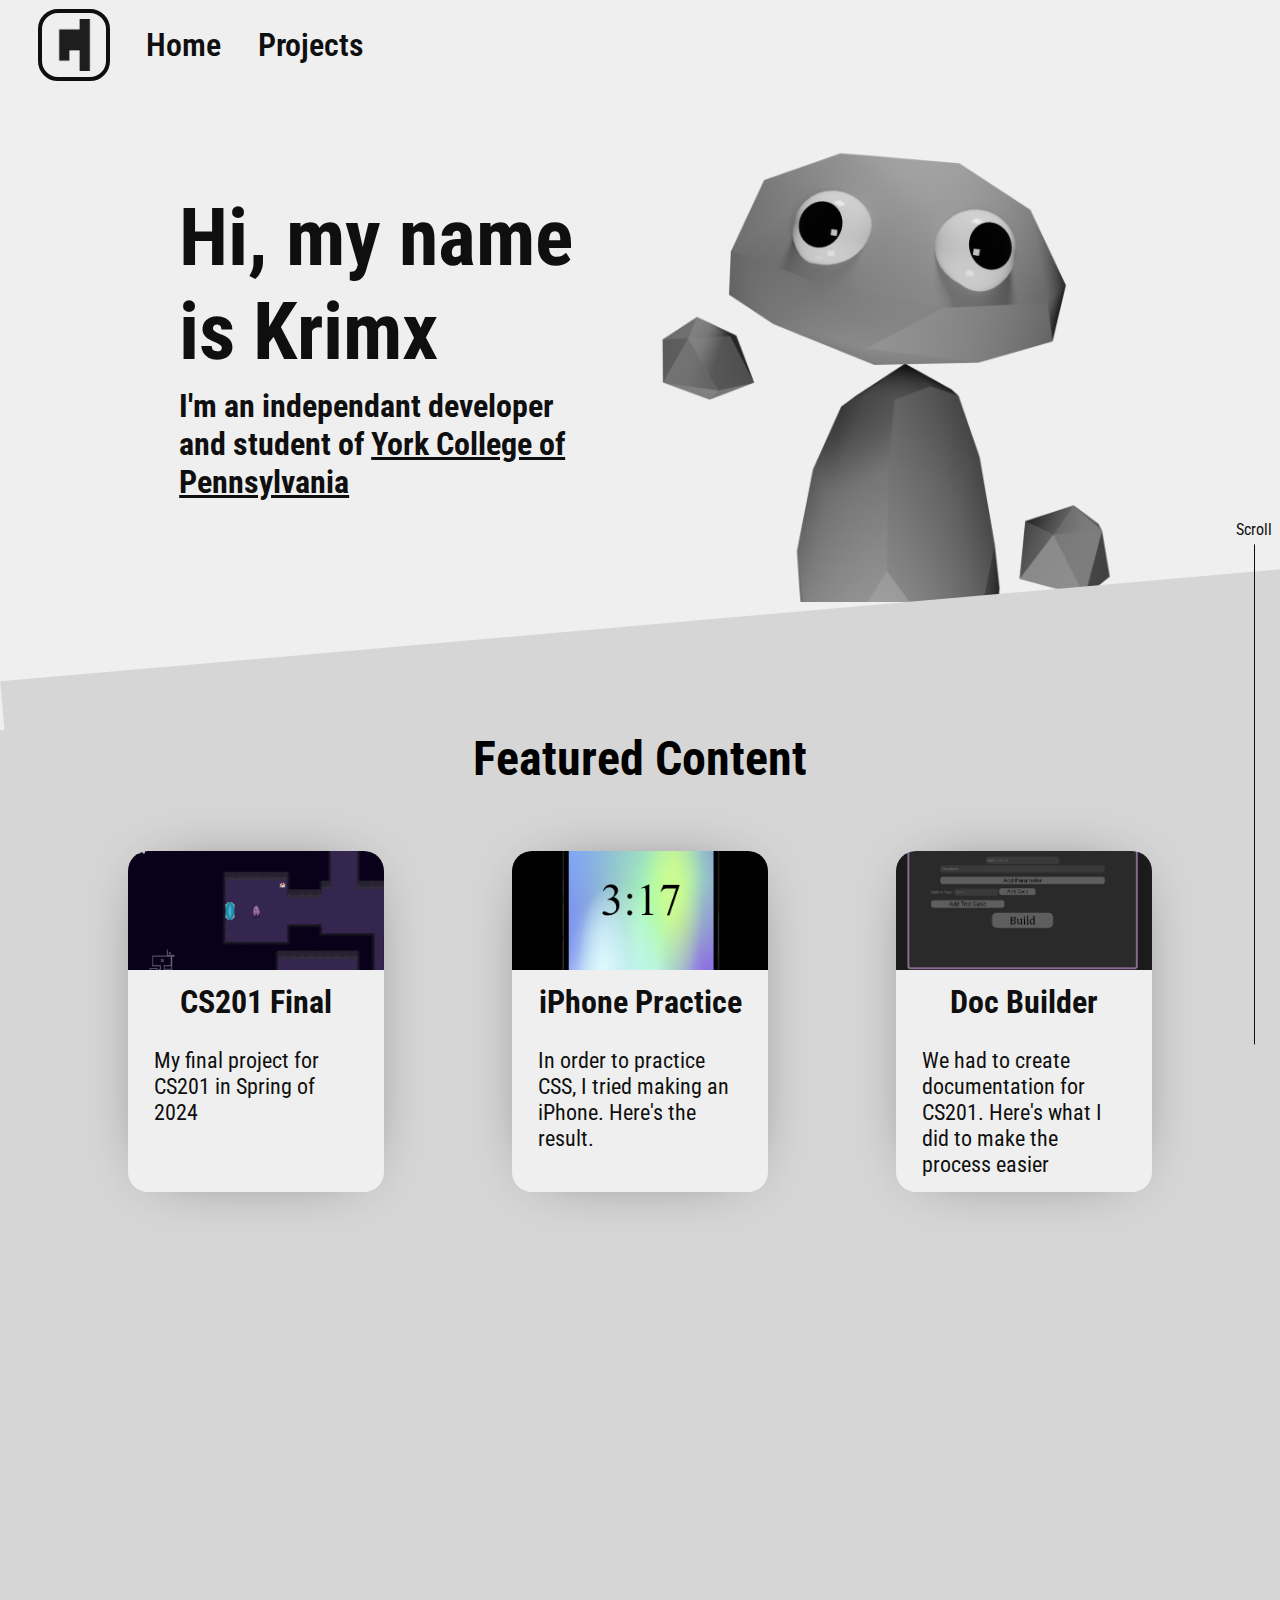
<file: index.html>
<!DOCTYPE html>
<html lang="en">
<head>
    <meta charset="UTF-8">
    <meta name="viewport" content="width=device-width, initial-scale=1.0">
    <title>Krimx | Home</title>
    <link rel="stylesheet" href="style.css">
    <link rel="icon" type="image/x-icon" href="./recs/logo256white.png">

    <link rel="preconnect" href="https://fonts.googleapis.com">
    <link rel="preconnect" href="https://fonts.gstatic.com" crossorigin>
    <link href="https://fonts.googleapis.com/css2?family=Roboto+Condensed:ital,wght@0,100..900;1,100..900&display=swap" rel="stylesheet">
</head>
<body>
    <section class="menubar">
        <div class="logo">
            <img src="./recs/logo256black.png">
        </div>
        <a class="topLink" href="index.html">
            <div class="highlight"></div>
            <p>Home</p>
        </a>
        <a class="topLink" href="./projectsPage/projects.html">
            <div class="highlight"></div>
            <p>Projects</p>
        </a>
    </section>
    <section class="landing">
        <div class="titleSpace">
            <h2>Hi, my name is Krimx</h2>
            <h4>I'm an independant developer and student of <a href="https://www.ycp.edu/">York College of Pennsylvania</a></h4>
        </div>
        <img src="./recs/avitarProfile.png" class="avitar">
        <div class="swipe"></div>
    </section>
    <section class="content">
        <div class="scroll">
            <p>Scroll</p>
            <div class="scrollLine"></div>
        </div>

        <h1 class="featuredTitle">Featured Content</h1>

        <div class="featuredCards">
            <a class="featuredCard" href="csFinal/csFinal.html">
                <img src="./recs/aaig1.png">
                <h2>CS201 Final</h2>
                <p>My final project for CS201 in Spring of 2024</p>
            </a>
            <a class="featuredCard" href="./phonePractice/phonePractice.html">
                <img src="./recs/phonePractice.png">
                <h2>iPhone Practice</h2>
                <p>In order to practice CSS, I tried making an iPhone. Here's the result.</p>
            </a>
            <a class="featuredCard" href="./docBuilder/docBuilder.html">
                <img src="./recs/docBuilder.png">
                <h2>Doc Builder</h2>
                <p>We had to create documentation for CS201. Here's what I did to make the process easier</p>
            </a>
        </div>
    </section>
</body>
</html>
</file>
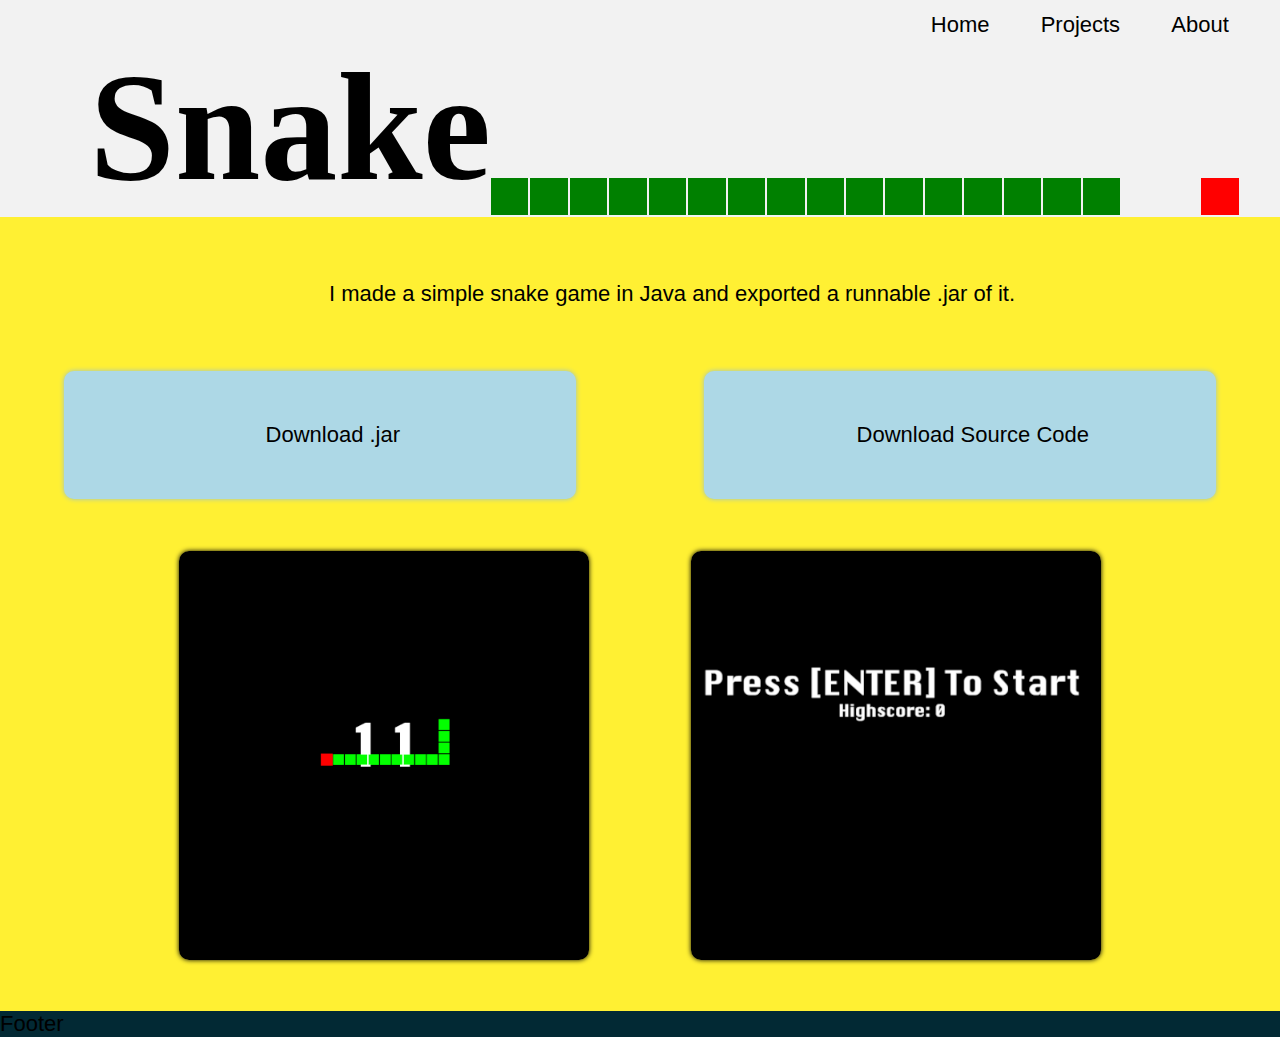
<file: snake.html>
<!DOCTYPE html>
<html lang="en" class="snake">
<head>
    <meta charset="UTF-8">
    <meta name="viewport" content="width=device-width, initial-scale=1.0">
    <title>Krimx–Snake</title>
    <link rel="stylesheet" href="dist/css/style.min.css">
</head>
<body>
    <script>
    function dropdown() {
        document.getElementById("topbar").style.display = "none";
        document.getElementById("landing").style.display = "none";
        document.getElementById("content").style.display = "none";
        //document.getElementById("footer").style.display = "none";

        const menu = document.createElement("div");
        menu.className = "dropdownMenu";
        menu.id = "dropdownMenu";

        const button = document.createElement("button");
        button.className = "dropdownButton";
        button.onclick = function removeDropdown() {
            const toRemove = document.getElementById("dropdownMenu");
            document.body.removeChild(toRemove);

            document.getElementById("topbar").style.display = "flex";
            document.getElementById("landing").style.display = "flex";
            document.getElementById("content").style.display = "flex";
            //document.getElementById("footer").style.display = "flex";
        }
        button.appendChild(document.createElement("hr"));
        button.appendChild(document.createElement("hr"));
        button.appendChild(document.createElement("hr"));
        menu.appendChild(button);

        menu.appendChild(createNewDropdownLink("dropdownLink", "homeLink", "Home", "index.html"));
        menu.appendChild(createNewDropdownLink("dropdownLink", "projectsLink", "Projects", "projects.html"));
        menu.appendChild(createNewDropdownLink("dropdownLink", "aboutLink", "About", "about.html"));


        document.body.insertBefore(menu, document.body.children[0])
    }

    function createNewDropdownLink(classname, id, label, href) {
        const toMake = document.createElement("a");
        toMake.className = classname;
        toMake.id = id;
        toMake.innerHTML = "<p>" + label + "</p>";
        toMake.href = href;

        return toMake;
    }
    </script>
    <section class="topbar" id="topbar">
        <a class="topbarLink" href="index.html" tabindex="0">Home</a>
        <a class="topbarLink" href="index.html" tabindex="0">Projects</a>
        <a class="topbarLink" href="index.html" tabindex="0">About</a>
        <button onclick="dropdown()" class="dropdownButton">
            <hr><hr><hr>
        </button>
    </section>
    <section class="landing" id="landing">
        <h1>Snake</h1>
        <div class="snakeBox">
            <div><div class="snake"></div></div>
            <div><div class="snake"></div></div>
            <div><div class="snake"></div></div>
            <div><div class="snake"></div></div>
            <div><div class="snake"></div></div>
            <div><div class="snake"></div></div>
            <div><div class="snake"></div></div>
            <div><div class="snake"></div></div>
            <div><div class="snake"></div></div>
            <div><div class="snake"></div></div>
            <div><div class="snake"></div></div>
            <div><div class="snake"></div></div>
            <div><div class="snake"></div></div>
            <div><div class="snake"></div></div>
            <div><div class="snake"></div></div>
            <div><div class="snake"></div></div>
            <div><div class="space"></div></div>
            <div><div class="space"></div></div>
            <div><div class="pellet"></div></div>
            <div><div class="space"></div></div>
        </div>
    </section>
    <section class="contentSnake" id="content">
        <p>I made a simple snake game in Java and exported a runnable .jar of it.</p>
        <div class="linkBox">
            <a href="resources/files/snake/Snake.jar" download><p>Download .jar</p></a>
            <a href="resources/files/snake/Snake Source Code.zip" download><p>Download Source Code</p></a>
        </div>
        <div class="images">
            <img src="resources/images/snakeCard.png">
            <img src="resources/images/snakeHome.png">
        </div>
    </section>
    <footer id="footer">
        Footer
    </footer>
</body>
</html>
</file>
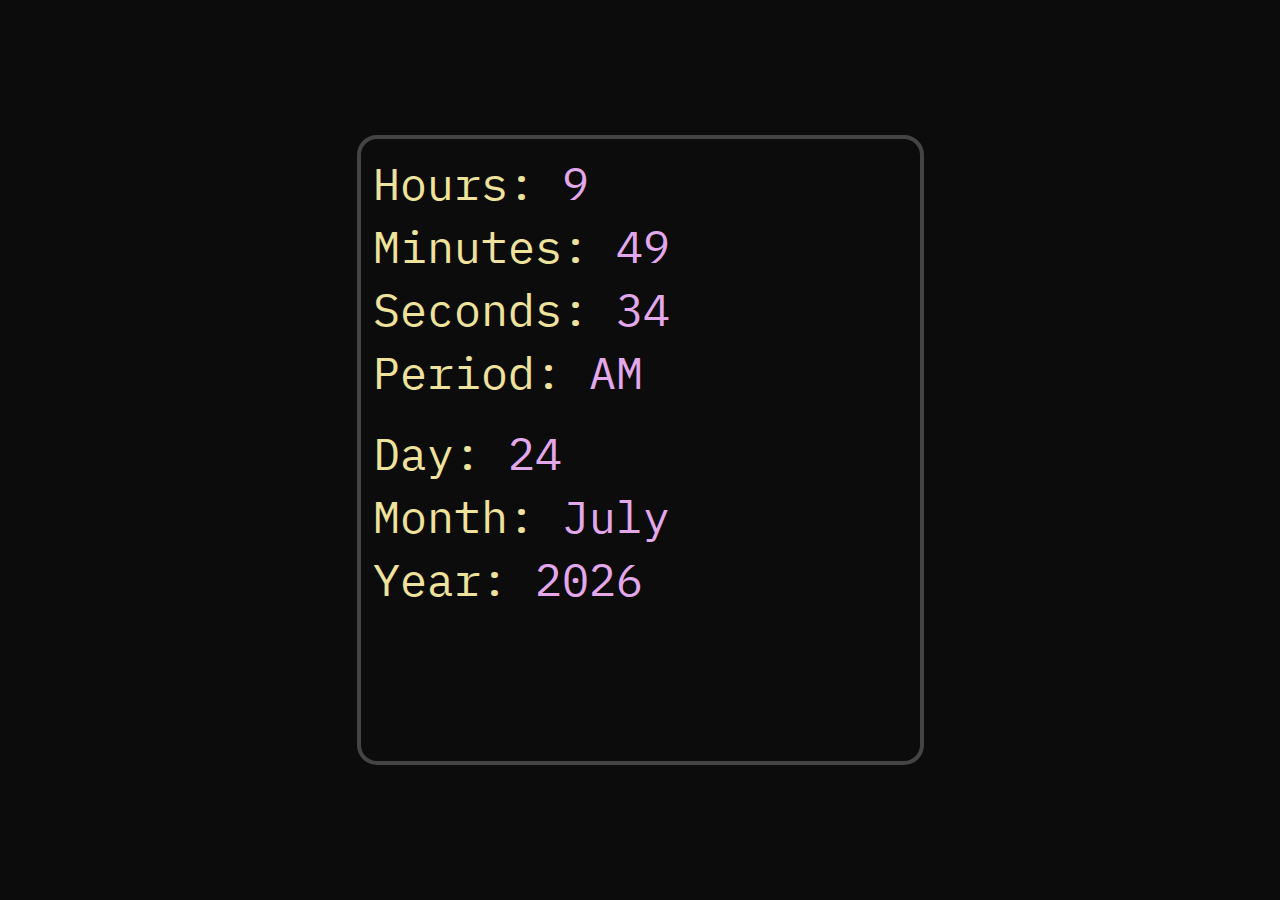
<file: clockProject/clock.html>
<!DOCTYPE html>
<html lang="en">
<head>
    <meta charset="UTF-8">
    <meta name="viewport" content="width=device-width, initial-scale=1.0">
    <title>Clock</title>
    <link rel="stylesheet" href="./dist/css/clock.min.css">
    <link rel="preconnect" href="https://fonts.googleapis.com">
    <link rel="preconnect" href="https://fonts.gstatic.com" crossorigin>
    <link href="https://fonts.googleapis.com/css2?family=IBM+Plex+Mono&display=swap" rel="stylesheet">
    <script src="JS/time.js"></script>
    <link rel="icon" href="resources/clockIcon.png">
</head>
<body class="clockBody" onload="runClock()">
    <main>
        <section class="clockSection">
            <p><span class="title">Hours: </span><span class="text" id="hours"></span></p>

            <p><span class="title">Minutes: </span><span class="text" id="minutes"></span></p>

            <p><span class="title">Seconds: </span><span class="text" id="seconds"></span></p>

            <p><span class="title">Period: </span><span class="text" id="period"></span></p>
            <br>
            <p><span class="title">Day: </span><span class="text" id="day"></span></p>

            <p><span class="title">Month: </span><span class="text" id="month"></span></p>

            <p><span class="title">Year: </span><span class="text" id="year"></span></p>
        </section>
    </main>
</body>
</html>
</file>
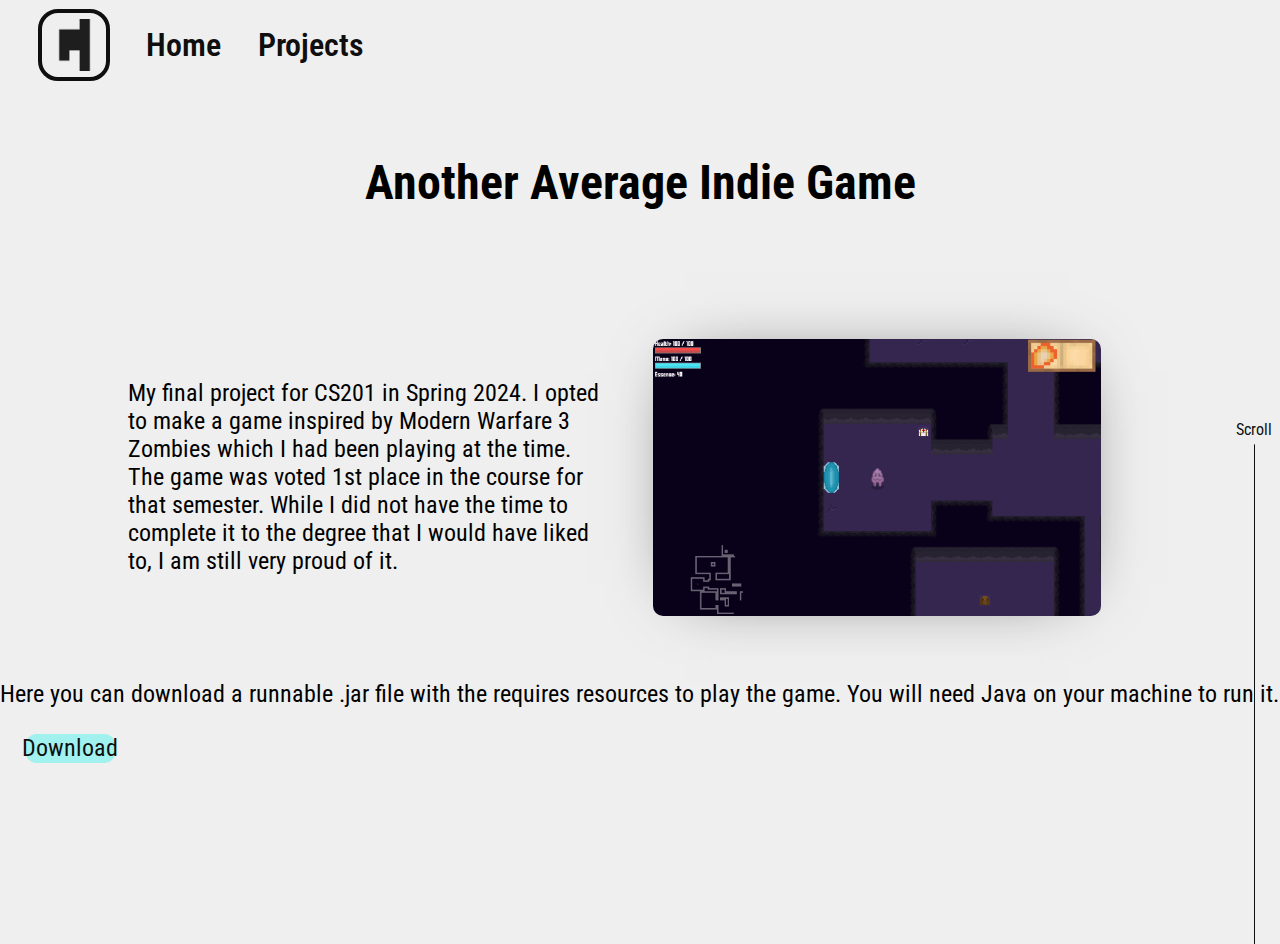
<file: csFinal/csFinal.html>
<!DOCTYPE html>
<html lang="en">
<head>
    <meta charset="UTF-8">
    <meta name="viewport" content="width=device-width, initial-scale=1.0">
    <title>Krimx | CSFinal</title>
    <link rel="stylesheet" href="csFinal.css">
    <link rel="stylesheet" href="base.css">
    <link rel="icon" type="image/x-icon" href="../recs/logo256white.png">

    <link rel="preconnect" href="https://fonts.googleapis.com">
    <link rel="preconnect" href="https://fonts.gstatic.com" crossorigin>
    <link href="https://fonts.googleapis.com/css2?family=Roboto+Condensed:ital,wght@0,100..900;1,100..900&display=swap" rel="stylesheet">
</head>
<body>
    <section class="menubar">
        <div class="logo">
            <img src="./recs/logo256black.png">
        </div>
        <a class="topLink" href="../index.html">
            <div class="highlight"></div>
            <p>Home</p>
        </a>
        <a class="topLink" href="../projectsPage/projects.html">
            <div class="highlight"></div>
            <p>Projects</p>
        </a>
    </section>
    <section class="landing">
        <h1 class="title">Another Average Indie Game</h1>
        <div class="landingContent">
            <p>My final project for CS201 in Spring 2024. I opted to make a game inspired by Modern Warfare 3 Zombies which I had been playing at the time. The game was voted 1st place in the course for that semester. While I did not have the time to complete it to the degree that I would have liked to, I am still very proud of it.</p>
            <img class="landingImage" src="./recs/aaig1.png">
            <div class="scroll">
                <p>Scroll</p>
                <div class="scrollLine"></div>
            </div>
        </div>
        <div class="content">
            <p>Here you can download a runnable .jar file with the requires resources to play the game. You will need Java on your machine to run it.</p>
            <div>
                <a class="downloadButton" href="./recs/Another Average Indie Game.zip"><div>Download</div></a>
            </div>
        </div>
    </section>
</body>
</html>
</file>
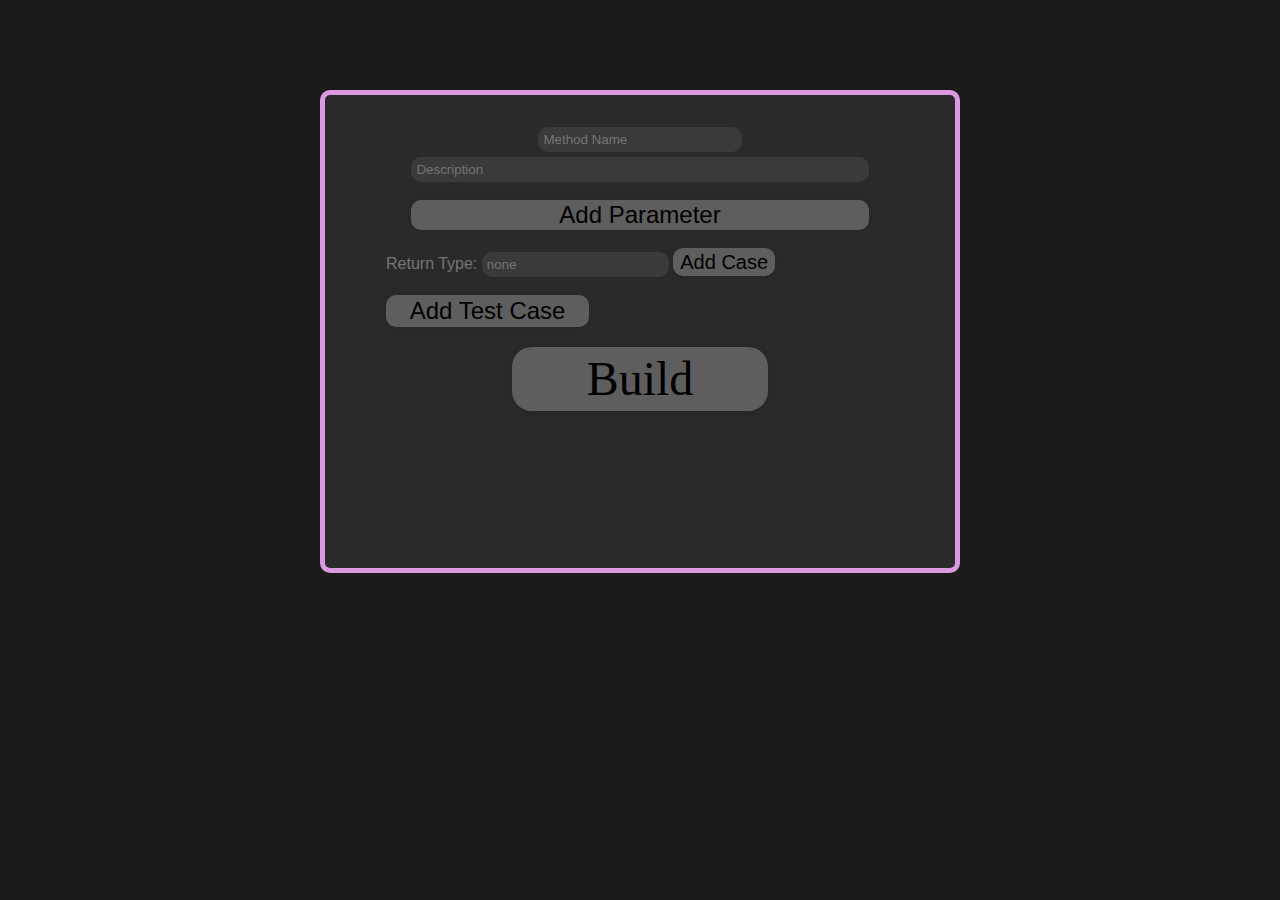
<file: docBuilder/docBuilder.html>
<!DOCTYPE html>
<html lang="en">
<head>
    <meta charset="UTF-8">
    <meta name="viewport" content="width=device-width, initial-scale=1.0">
    <title>Doc Builder</title>
    <link rel="stylesheet" href="docBuilder.css">
    <link rel="icon" type="image/x-icon" href="../recs/logo256white.png">
    <script>
        var stars = 80;
        function addParamField() {
            var toAdd = document.createElement("input");
            toAdd.type = "text";
            toAdd.id = "parameter";
            toAdd.className = "parameter"
            toAdd.placeholder = "Parameter"
    
            document.getElementById("parameters").appendChild(toAdd);
        }

        function addReturnCase() {
            var toAdd = document.createElement("input");
            toAdd.type = "text";
            toAdd.id = "returnCase";
            toAdd.className = "returnCase";
            toAdd.placeholder = "Return Type Case"
    
            document.getElementById("returnTypeDiv").appendChild(toAdd);
        }

        function addTestCase() {
            var testVal = document.createElement("input");
            var expectedVal = document.createElement("input");
            testVal.type = "text";
            testVal.id = "testVal";
            testVal.className = "testVal";
            testVal.placeholder = "Test Value";
            expectedVal.type = "text";
            expectedVal.id = "expectedVal";
            expectedVal.className = "expectedVal";
            expectedVal.placeholder = "Expected Value";

            var parent = document.createElement("div");
            parent.className = "testCase";

            parent.appendChild(testVal);
            parent.appendChild(expectedVal);

            document.getElementById("testCases").appendChild(parent);
        }

        function buildMethodDoc() {
            const methodNameElem = document.getElementById("methodName");
            const descElem = document.getElementById("methodDescription");
            var parameterElems = document.getElementsByClassName("parameter");
            const returnTypeElem = document.getElementById("returnType");
            var returnCaseElems = document.getElementsByClassName("returnCase");
            var testCaseElems = document.getElementsByClassName("testCase");

            var methodName = methodNameElem.value;
            var desc = descElem.value;

            var params = [];

            for (var i = 0; i < parameterElems.length; i++) {
                params.push(String(parameterElems[i].value));
            }

            var returnType = returnTypeElem.value;

            var returnCases = [];

            for (var i = 0; i < returnCaseElems.length; i++) {
                returnCases.push(returnCaseElems[i].value);
            }

            var testVals = [];
            var expectedVals = [];

            for (var i = 0; i < testCaseElems.length; i++) {
                var elements = testCaseElems[i].children;
                testVals.push(elements.item(0).value);
                expectedVals.push(elements.item(1).value);
            }

            var toOut = "/"; 
            for (var i = 0; i < stars; i++) {
                toOut += "*";
            }
            toOut += "<br>";

            var nameSpace = "* " + methodName;
            nameSpace += extendWhitespace(nameSpace, false);
            nameSpace += "<br>";
            toOut += nameSpace;

            var descSpace = "* " + desc;
            descSpace += extendWhitespace(descSpace, false);
            descSpace += "<br>";
            toOut += buildDesc(desc, false);
            
            toOut += addLineBreak(false);

            var paramSpace = "* Parameters: ";

            if (params.length == 0) {
                paramSpace += "none";
                paramSpace += extendWhitespace(paramSpace, false);
                paramSpace += "<br>";
                toOut += paramSpace;
            }
            else {
                paramSpace += extendWhitespace(paramSpace, false);
                paramSpace += "<br>";
                toOut += paramSpace;

                for (var i = 0; i < params.length; i++) {
                    var paramSpace2 = "* " + params[i];
                    paramSpace2 += extendWhitespace(paramSpace2, false);
                    paramSpace2 += "<br>";
                    toOut += paramSpace2;
                }
            }

            toOut += addLineBreak(false);

            var returnTypeSpace = "* Return Type: " + returnType;
            let returnable = true;
            if (returnType.length == 0) {
                returnTypeSpace += "none";
                returnable = false;
            }
            returnTypeSpace += extendWhitespace(returnTypeSpace, false);
            returnTypeSpace += "<br>";
            toOut += returnTypeSpace;

            for (var i = 0; i < returnCases.length; i++) {
                var returnSpace2 = "* " + returnCases[i];
                returnSpace2 += extendWhitespace(returnSpace2, false);
                returnSpace2 += "<br>";
                toOut += returnSpace2;
            }

            if (returnable) {
                toOut += addLineBreak(false);

                var testSpace = "* Test Cases: ";
                if (testCaseElems.length == 0) testSpace += "none";
                testSpace += extendWhitespace(testSpace, false);
                testSpace += "<br>";
                toOut += testSpace;

                for (var i = 0; i < testVals.length; i++) {
                    var testSpace2 = "* " + testVals[i];
                    testSpace2 += ": " + expectedVals[i];
                    testSpace2 += extendWhitespace(testSpace2, false);
                    testSpace2 += "<br>";
                    toOut += testSpace2;
                }
            }
            
             
            for (var i = 0; i < stars; i++) {
                toOut += "*";
            }
            toOut += "/";

            toOut = dealWithArrows(toOut);

            document.getElementById("methodOutput").innerHTML = toOut;
            document.getElementById("methodOutputArea").style.opacity = "1";
        }

        function buildMethodDocForCopy() {
            const methodNameElem = document.getElementById("methodName");
            const descElem = document.getElementById("methodDescription");
            var parameterElems = document.getElementsByClassName("parameter");
            const returnTypeElem = document.getElementById("returnType");
            var returnCaseElems = document.getElementsByClassName("returnCase");
            var testValElems = document.getElementsByClassName("testVal");
            var expectedValElems = document.getElementsByClassName("expectedVal");
            var testCaseElems = document.getElementsByClassName("testCase");

            var methodName = methodNameElem.value;
            var desc = descElem.value;

            var params = [];

            for (var i = 0; i < parameterElems.length; i++) {
                params.push(String(parameterElems[i].value));
            }

            var returnType = returnTypeElem.value;

            var returnCases = [];

            for (var i = 0; i < returnCaseElems.length; i++) {
                returnCases.push(returnCaseElems[i].value);
            }

            var testVals = [];
            var expectedVals = [];

            for (var i = 0; i < testCaseElems.length; i++) {
                testVals.push(testCaseElems[i].childNodes.item("testVal").value);
                expectedVals.push(testCaseElems[i].childNodes.item("expectedVal").value);
            }

            var toOut = "/"; 
            for (var i = 0; i < stars; i++) {
                toOut += "*";
            }
            toOut += "\n";

            var nameSpace = "* " + methodName;
            nameSpace += extendWhitespace(nameSpace, true);
            nameSpace += "\n";
            toOut += nameSpace;

            toOut += buildDesc(desc, true);
            
            toOut += addLineBreak(true);

            var paramSpace = "* Parameters: ";

            if (params.length == 0) {
                paramSpace += "none";
                paramSpace += extendWhitespace(paramSpace, true);
                paramSpace += "\n";
                toOut += paramSpace;
            }
            else {
                paramSpace += extendWhitespace(paramSpace, true);
                paramSpace += "\n";
                toOut += paramSpace;

                for (var i = 0; i < params.length; i++) {
                    var paramSpace2 = "* " + params[i];
                    paramSpace2 += extendWhitespace(paramSpace2, true);
                    paramSpace2 += "\n";
                    toOut += paramSpace2;
                }
            }

            toOut += addLineBreak(true);

            var returnTypeSpace = "* Return Type: " + returnType;
            let returnable = true;
            if (returnType.length == 0) {
                returnTypeSpace += "none";
                returnable = false;
            }
            returnTypeSpace += extendWhitespace(returnTypeSpace, true);
            returnTypeSpace += "\n";
            toOut += returnTypeSpace;

            for (var i = 0; i < returnCases.length; i++) {
                var returnSpace2 = "* " + returnCases[i];
                returnSpace2 += extendWhitespace(returnSpace2, true);
                returnSpace2 += "\n";
                toOut += returnSpace2;
            }

            if (returnable) {
                toOut += addLineBreak(true);

                var testSpace = "* Test Cases: ";
                if (testCaseElems.length == 0) testSpace += "none";
                testSpace += extendWhitespace(testSpace, true);
                testSpace += "\n";
                toOut += testSpace;

                for (var i = 0; i < testVals.length; i++) {
                    var testSpace2 = "* " + testVals[i];
                    testSpace2 += ": " + expectedVals[i];
                    testSpace2 += extendWhitespace(testSpace2, true);
                    testSpace2 += "\n";
                    toOut += testSpace2;
                }
            }
             
            for (var i = 0; i < stars; i++) {
                toOut += "*";
            }
            toOut += "/";

            document.getElementById("copyable").innerHTML = toOut;
        }

        function buildDesc(desc, copyOrNot) {
            var toOut = "";

            var word = "";
            var line = "* ";
            var lineLength = 0;
            for (var i = 0; i < desc.length; i++) {

                if (desc.charAt(i) != " ") {
                    word += desc.charAt(i)
                }
                else {
                    if (line.length + word.length > stars - 2) {
                        if (copyOrNot) toOut += line + extendWhitespace(line) + "\n";
                        else toOut += line + extendWhitespace(line) + "<br>";

                        line = "* " + word + " ";
                    }
                    else {
                        line += word + " ";
                    }
                    word = "";
                }


                if (i == desc.length - 1) {
                    console.log('Passed');
                    line += word;
                    if (copyOrNot) toOut += line + extendWhitespace(line) + "\n";
                    else toOut += line + extendWhitespace(line) + "<br>";
                    console.log(toOut);
                }
            }

            return toOut;
        }

        function extendWhitespace(toExtend, copyOrNot) {
            var chars = toExtend.length;
            var toOut = "";
            for (var i = 0; i < stars - chars; i++) {
                if (copyOrNot) toOut += " ";
                else toOut += "&nbsp";
            }
            toOut += "*";

            return toOut;
        }

        function addLineBreak(copyOrNot) {
            var toOut = "*";
            for (var i = 0; i < stars - 1; i++) {
                if (copyOrNot) toOut += " ";
                else toOut += "&nbsp";
            }
            if (copyOrNot) toOut += "*\n";
            else toOut += "*<br>";
            return toOut;
        }

        function dealWithArrows(toOut) {
            for (var i = 0; i < toOut.length; i++) {
                if (toOut.charAt(i) == "<" && toOut.charAt(i + 1) != "b" && toOut.charAt(i + 2) != "r") {
                    toOut = toOut.slice(0,i) + "&lt" + toOut.slice(i+1);
                }
                if (toOut.charAt(i) == ">" && toOut.charAt(i - 1) != "r" && toOut.charAt(i - 2) != "b") {
                    toOut = toOut.slice(0,i) + "&gt" + toOut.slice(i+1);
                }

                i+=2;
            }
            console.log(toOut);
            return toOut;
        }
    </script>
</head>
<body>
    <section id="content">
        <div id="methodArea">
            <form id="methodForm">
                <div id="methodNameSection">
                    <input type="text" id="methodName" placeholder="Method Name">
                </div>
                <div id="descSection">
                    <input type="text" id="methodDescription" placeholder="Description">
                </div>
                <br>
                <div id="parameters">
                    <button type="button" onClick="addParamField();" id="addParamButton">Add Parameter</button>
                </div>
                <br>
                <div id="returnTypeDiv">
                    <div>
                        <label for="returnType">Return Type: </label>
                        <input type="text" id="returnType" placeholder="none">
                        <button type="button" onclick="addReturnCase();" id="addReturnCaseButton">Add Case</button>
                    </div>
                </div>
                <br>
                <div id="testCases">
                    <button type="button" onclick="addTestCase();" id="addTestCaseButton">Add Test Case</button>
                </div>
            </form>
            <br>
            <button type="button" onclick="buildMethodDoc(); buildMethodDocForCopy();" id="buildButton">Build</button>
            <div id="methodOutputArea">
                <p id="methodOutput"></p>
                <button type="button" onclick="copyTextToClipboard();" id="copyButton">Copy to Clipboard</button>
                <p id="note">Note: Any formatting issues shown above are due to html being a problem child. Using the copy button will assure proper formatting.</p>
            </div>
            <textArea id="copyable"></textArea>
        </div>
    </section>
</body>
<script>
    function fallbackCopyTextToClipboard(text) {
        var textArea = document.getElementById("copyable");
        
        // Avoid scrolling to bottom
        textArea.style.top = "0";
        textArea.style.left = "0";
        textArea.style.position = "fixed";
        textArea.focus();
        textArea.select();

        try {
            var successful = document.execCommand('copy');
            var msg = successful ? 'successful' : 'unsuccessful';
            console.log('Fallback: Copying text command was ' + msg);
        } catch (err) {
            console.error('Fallback: Oops, unable to copy', err);
        }
    }
    function copyTextToClipboard() {
        var text = document.getElementById("copyable").value;
        if (!navigator.clipboard) {
            fallbackCopyTextToClipboard(text);
            return;
        }
        navigator.clipboard.writeText(text).then(function() {
            console.log('Async: Copying to clipboard was successful!');
        }, function(err) {
            console.error('Async: Could not copy text: ', err);
        });
    }
</script>
</html>
</file>
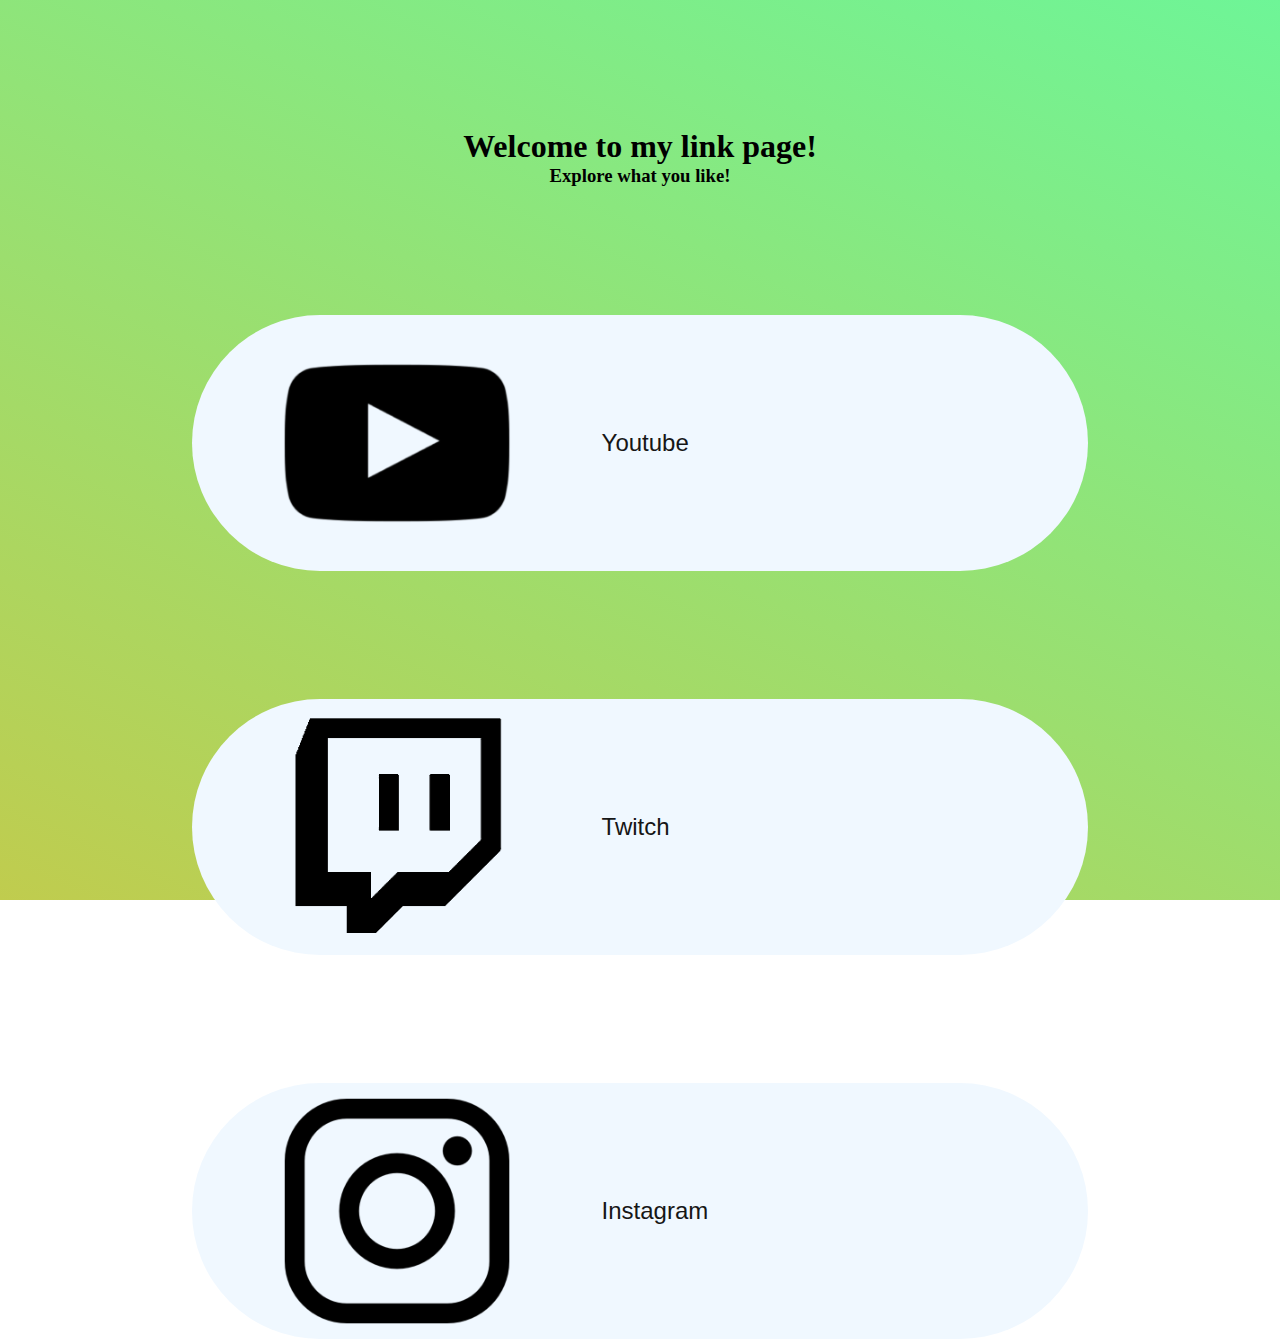
<file: linkPage/links.html>
<!DOCTYPE html>
<html lang="en">
<head>
    <meta charset="UTF-8">
    <meta name="viewport" content="width=device-width, initial-scale=1.0">
    <title>Krimx | Links</title>
    <link rel="stylesheet" href="links.css">
    <link rel="icon" type="image/x-icon" href="../recs/logo256white.png">
</head>
<body>
    <section class="landing">
        <h1>Welcome to my link page!</h1>
        <h3>Explore what you like!</h3>
        <a class="link" href="https://www.youtube.com/channel/UCnrqDa8RSUmXBaQxUBGQXfA">
            <img src="ytLogo.png">
            <p>Youtube</p>
        </a>
        <a class="link" href="https://www.twitch.tv/krimxyluv">
            <img src="twitchLogo.png">
            <p>Twitch</p>
        </a>
        <a class="link" href="https://www.instagram.com/itskrimx?igsh=MW5seHFlamR4NTZqcQ%3D%3D&utm_source=qr">
            <img src="igLogo.png">
            <p>Instagram</p>
        </a>
    </section>
</body>
</html>
</file>
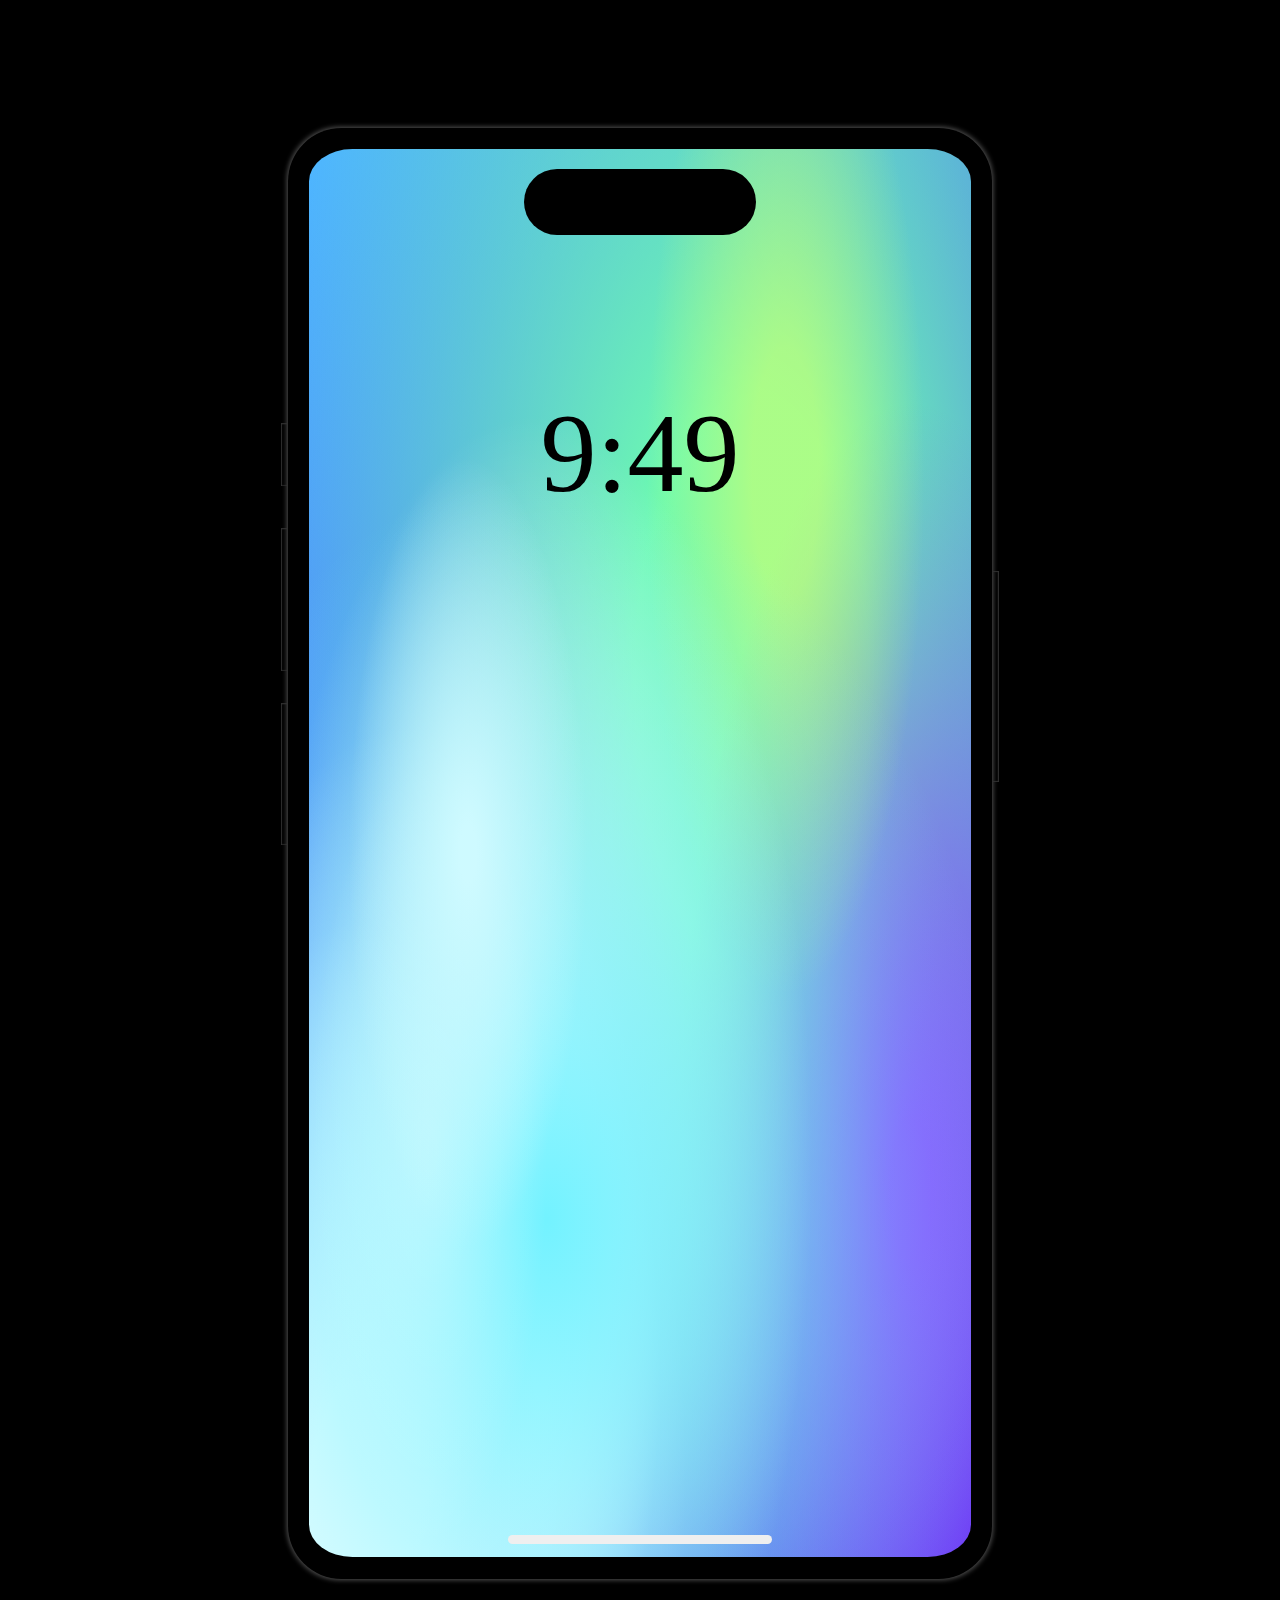
<file: phonePractice/phonePractice.html>
<!DOCTYPE html>
<html lang="en">
<head>
    <meta charset="UTF-8">
    <meta name="viewport" content="width=device-width, initial-scale=1.0">
    <title>Practice | iPhone 15</title>
    <link rel="stylesheet" href="phonePractice.css">
    <link rel="icon" type="image/x-icon" href="../recs/logo256white.png">
    <script>
        window.onload = updateTime;

        function updateTime() {
            const timeText = document.getElementById("time");

            var d = new Date(); // for now
            var hours = d.getHours(); // => 9
            var minutes = d.getMinutes(); // =>  30
            var hour = hours % 12;
            if (hour == 0) hour = 12;

            timeText.innerHTML = hour + ":" + minutes;
        }
    </script>
</head>
<body>
    <div class="phone">
        <div class="screen">
            <div class="island">

            </div>
            <div class="timeSection">
                <p id="time">Test</p>
            </div>
            <div class="gestureBar">

            </div>
        </div>
        <div class="buttons">
            <div class="left">
                <div class="ringer">
                    <div class="button switch"></div>
                </div>
                <div class="volumes">
                    <div class="button vol"></div>
                    <div class="button vol"></div>
                </div>
            </div>
            <div class="right">
                <div class="button power"></div>
            </div>
        </div>
    </div>
</body>
</html>
</file>
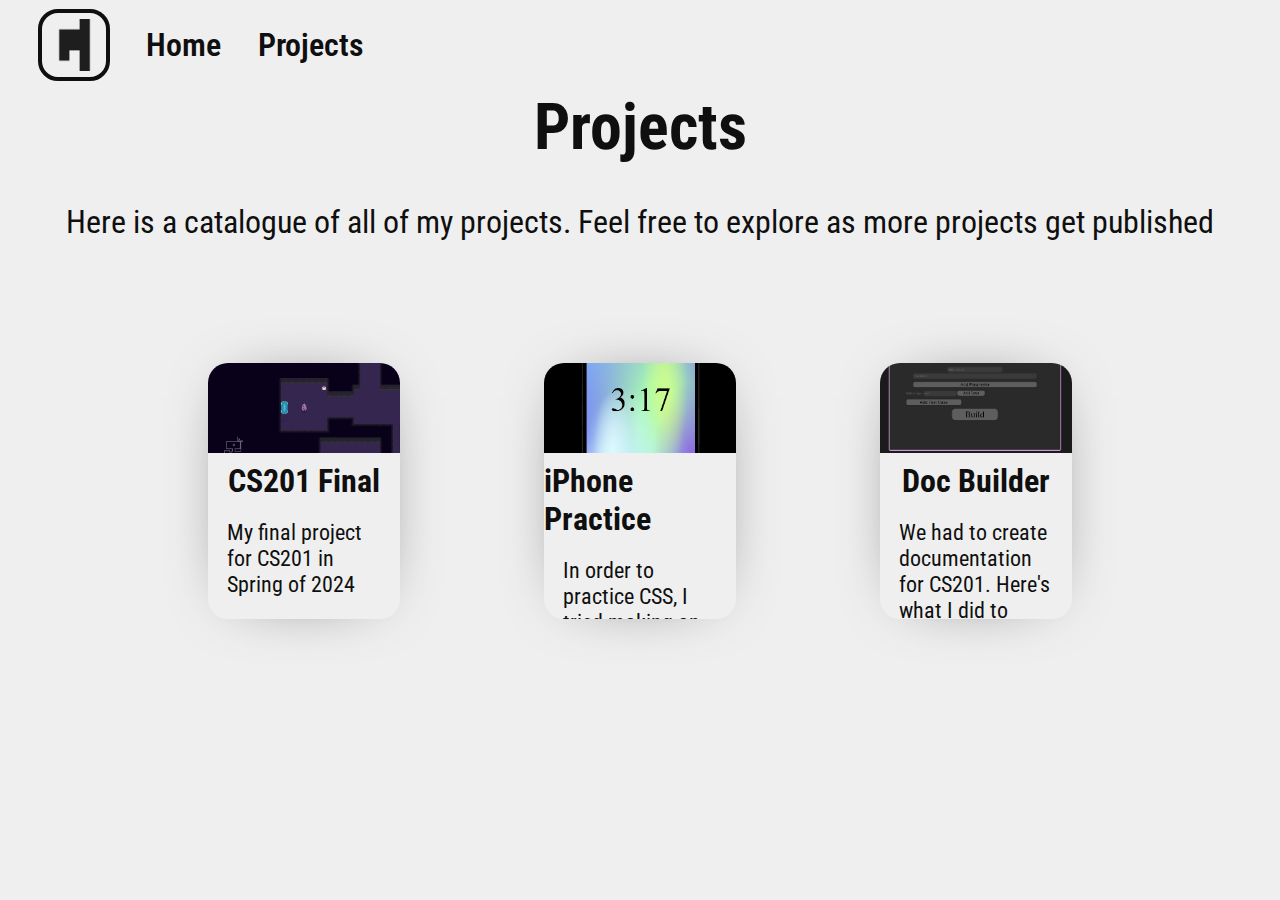
<file: projectsPage/projects.html>
<!DOCTYPE html>
<html lang="en">
<head>
    <meta charset="UTF-8">
    <meta name="viewport" content="width=device-width, initial-scale=1.0">
    <title>Krimx | Projects</title>
    <link rel="stylesheet" href="projects.css">
    <link rel="stylesheet" href="base.css">
    <link rel="icon" type="image/x-icon" href="./recs/logo256white.png">

    <link rel="preconnect" href="https://fonts.googleapis.com">
    <link rel="preconnect" href="https://fonts.gstatic.com" crossorigin>
    <link href="https://fonts.googleapis.com/css2?family=Roboto+Condensed:ital,wght@0,100..900;1,100..900&display=swap" rel="stylesheet">
</head>
<body>
    <section class="menubar">
        <div class="logo">
            <img src="./recs/logo256black.png">
        </div>
        <a class="topLink" href="../index.html">
            <div class="highlight"></div>
            <p>Home</p>
        </a>
        <a class="topLink" href="projects.html">
            <div class="highlight"></div>
            <p>Projects</p>
        </a>
    </section>
    <section class="landing">
        <h1>Projects</h1>
        <h2>Here is a catalogue of all of my projects. Feel free to explore as more projects get published</h2>
    </section>
    <section class="content">
        <div class="cardCont">
            <a class="card" href="../csFinal/csFinal.html">
                <img src="../recs/aaig1.png">
                <h2>CS201 Final</h2>
                <p>My final project for CS201 in Spring of 2024</p>
            </a>
            <a class="card" href="../phonePractice/phonePractice.html">
                <img src="../recs/phonePractice.png">
                <h2>iPhone Practice</h2>
                <p>In order to practice CSS, I tried making an iPhone. Here's the result.</p>
            </a>
            <a class="card" href="../docBuilder/docBuilder.html">
                <img src="../recs/docBuilder.png">
                <h2>Doc Builder</h2>
                <p>We had to create documentation for CS201. Here's what I did to make the process easier</p>
            </a>
        </div>
    </section>
</body>
</html>
</file>
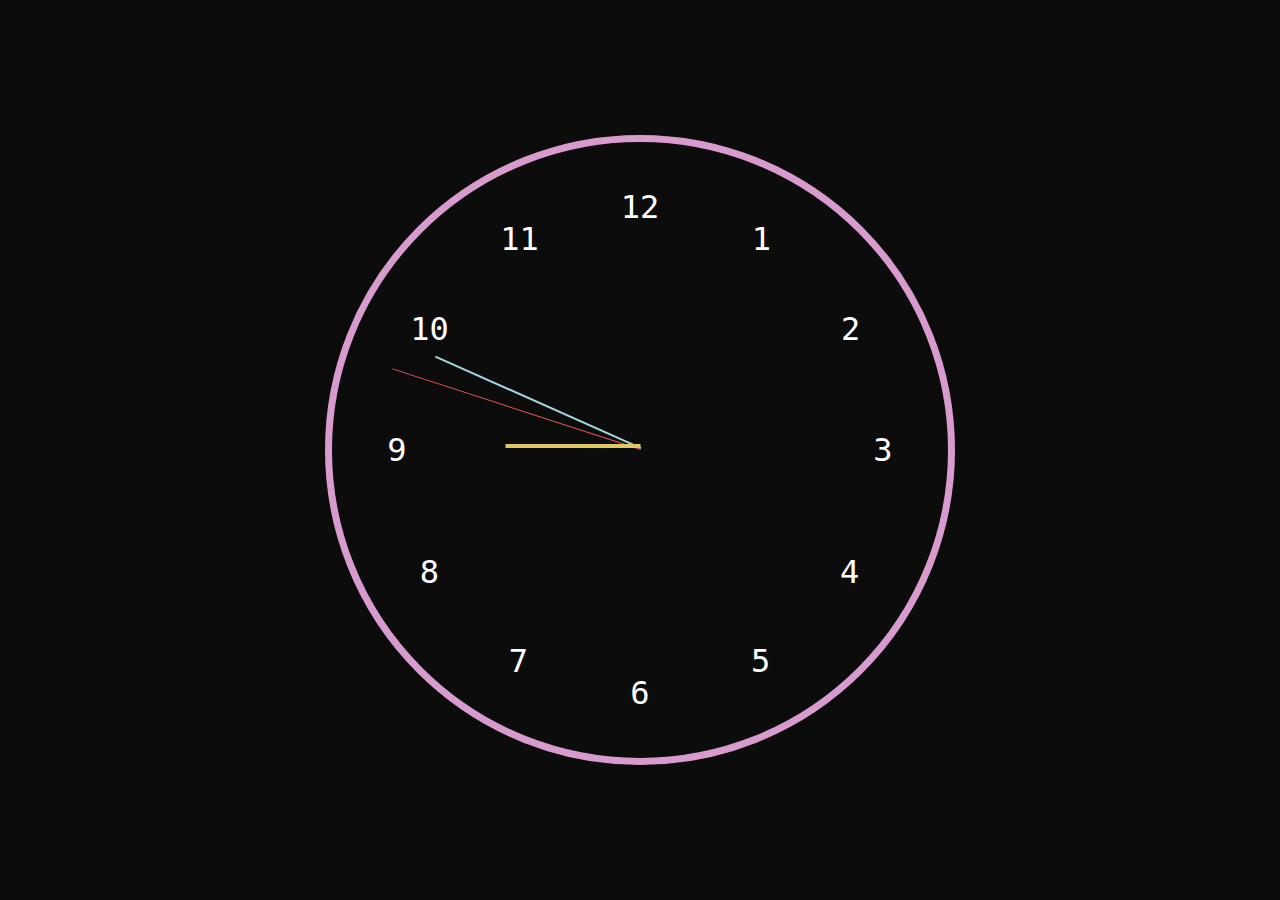
<file: projects/analogClockProject/clock.html>
<!DOCTYPE html>
<html lang="en">
<head>
    <meta charset="UTF-8">
    <meta name="viewport" content="width=device-width, initial-scale=1.0">
    <title>Analog Clock</title>
    <link rel="stylesheet" href="dist/css/clock.min.css">
    <script src="JS/analog.js"></script>
</head>
<body onload="beginClock()">
    <main>
        <section class="clockContainer">
            <div class="clock">
                <p class="number n12">12</p>
                <p class="number n1">1</p>
                <p class="number n2">2</p>
                <p class="number n3">3</p>
                <p class="number n4">4</p>
                <p class="number n5">5</p>
                <p class="number n6">6</p>
                <p class="number n7">7</p>
                <p class="number n8">8</p>
                <p class="number n9">9</p>
                <p class="number n10">10</p>
                <p class="number n11">11</p>

                <div class="secondHand" id="secondHand"></div>
                <div class="minuteHand" id="minuteHand"></div>
                <div class="hourHand" id="hourHand"></div>
            </div>
        </section>
    </main>
</body>
</html>
</file>
<file: style.css>
:root {
    --main_color: #A1F1EE ;   
    --offblack : #0f0f0f;
    --offwhite : #efefef;
    --offgray : #d6d6d6;
}

* {
    margin: 0;
    padding: 0;
    box-sizing: border-box;
}

body {
    background-color: var(--offwhite);
}

.menubar {
    @media screen and (orientation:portrait) {
        width: 100vw;
        height: 10vh;

        display: flex;
        flex-direction: row;
        align-items: center;
        justify-content: start;

        padding-left: 3%;
    }
    @media screen and (orientation:landscape) {
        width: 100vw;
        height: 10vh;

        display: flex;
        flex-direction: row;
        align-items: center;
        justify-content: start;

        padding-left: 3%;
        padding-right: 3%;
    }
}

.logo {
    height: 80%;
    aspect-ratio: 1/1;
    display: flex;
    align-items: center;
    justify-content: center;

    border: solid 4px var(--offblack);
    border-radius: 20px;
}

.logo > img {
    width: 80%;
    height: 80%;
}

.topLink {
    margin-left:3%;

    font-family: "Roboto Condensed", sans-serif;
    font-optical-sizing: auto;
    font-weight: 600;
    font-style: normal;
    font-size: 2rem;
    color: var(--offblack);
    text-decoration: none;

    position: relative;
}

.topLink > p {
    transform: translateY(0%);
    color: var(--offblack);
}

.topLink > .highlight {
    position: absolute;
    background-color: var(--main_color);
    height: 100%;
    width: 0;

    transform: translateY(0);

    transition: all 0.8s ease-out;
}

.topLink:hover > .highlight {
    width: 100%;
}




.landing {
    display: flex;
    @media screen and (orientation:portrait) {
        flex-direction: column;
        justify-content: space-between;
        align-items: center;
    }
    @media screen and (orientation:landscape) {
        flex-direction: row;
        justify-content: space-between;
        align-items: center;

        padding-left: 10%;
        padding-right: 10%;;
    }
}

.landing > .avitar {
    width: 50%;
    aspect-ratio: 1/1;
    z-index: -2;

    @media screen and (orientation:portrait) {
        width: 80vw;
    }
}

.titleSpace {
    display: flex;
    flex-direction: column;
    justify-content: start;
    align-items: center;
    padding-left: 5%;
    padding-right: 5%;
}

.titleSpace > h2 {
    font-size: 5rem;
    font-family: "Roboto Condensed", sans-serif;
    color: var(--offblack);

    @media screen and (orientation:portrait) {
        font-size: 3rem;
    }
}

.titleSpace > h4 {
    font-size: 2rem;
    font-family: "Roboto Condensed", sans-serif;
    margin-top: 2%;
    color: var(--offblack);

    @media screen and (orientation:portrait) {
        font-size: 1.5rem;
        width: 100vw;
        overflow-wrap: break-word;
    }
}

.titleSpace > h4 > a{
    color: var(--offblack);
}

.swipe {
    position: absolute;
    width: 120vw;
    height: 25vw;
    background-color: var(--offgray);

    transform: rotateZ(-5deg) translateX(-10%) translateY(130%);

    z-index: -1;

    @media screen and (orientation:portrait) and (min-width: 410px) {
        height: 30vw;
        transform: rotateZ(-5deg) translateX(-10%) translateY(calc(100vw));
    }

    @media screen and (orientation:portrait) and (max-width: 409px) {
        display: none;
    }

    @media screen and (orientation:portrait) and (min-width: 591px) {
        display: none;
    }
}

.content {
    background-color: var(--offgray);
    margin-top: 10%;

    width: 100vw;
    height: 100vh;
    
    display: flex;
    flex-direction: column;
    justify-content: start;
    align-items: center;

    @media screen and (orientation:portrait) {
        height: 150vh;
    }
}

.scroll {
    position: absolute;
    right: 0px;
    width: 4vw;

    display: flex;
    flex-direction: column;
    justify-content: start;
    align-items: center;

    transform: translateY(-40%);

    @media screen and (orientation:portrait) {
        right: 2vw;
    }
}

.scroll > p {
    font-family: "Roboto Condensed", sans-serif;
    color: var(--offblack);
}

.scroll > .scrollLine {
    height: 500px;
    width:1px;
    background-color: var(--offblack);
    margin-top: 10%;
}

.featuredTitle {
    font-family: "Roboto Condensed", sans-serif;
    font-size: 3rem;
}

.featuredCards {
    width: 100vw;

    display: flex;
    flex-direction: row;
    justify-content: space-evenly;
    align-items: center;

    margin-top: 5%;

    @media screen and (orientation:portrait) {
        flex-direction: column;
    }
}

.featuredCard {
    width: 20vw;
    aspect-ratio: 3/4;
    border-radius: 20px;
    box-shadow: 0px 0px 66px -33px rgba(0,0,0,0.75);
    background-color: var(--offwhite);

    display: flex;
    flex-direction: column;
    justify-content: start;
    align-items: center;

    overflow: hidden;

    text-decoration: none;
    color: var(--offblack);

    @media screen and (orientation:portrait) {
        width: 60vw;
        margin-top: 5%;
    }
}

.featuredCard > img {
    width: 100%;
    height: 35%;
    object-fit: cover;
}

.featuredCard > h2 {
    font-family: "Roboto Condensed", sans-serif;
    margin-top: 5%;
    font-size: 2rem;
}

.featuredCard > p {
    font-family: "Roboto Condensed", sans-serif;
    margin: 10%;
    font-size: 1.4rem;
}
</file>
<file: csFinal/csFinal.css>
:root {
    --main_color: #A1F1EE ;   
    --offblack : #0f0f0f;
    --offwhite : #efefef;
    --offgray : #d6d6d6;
}

* {
    margin: 0;
    padding: 0;
    box-sizing: border-box;
}

body {
    background-color: var(--offwhite);
}

.title {
    text-align: center;
    font-family: "Roboto Condensed", sans-serif;
    font-size: 3rem;
    margin-top: 5%;
}

.landingContent {
    width: 100vw;

    display: flex;
    flex-direction: row;
    justify-content: space-between;
    align-items: center;

    padding-left: 10%;
    padding-right: 10%;
    margin-top: 10%;

    @media screen and (orientation:portrait) {
        flex-direction: column-reverse;
    }
}

.landingContent > p {
    font-family: "Roboto Condensed", sans-serif;
    font-size: 1.5rem;
}

.landingContent > img {
    width: 35vw;
    box-shadow: 0px 0px 66px -33px rgba(0,0,0,0.75);
    border-radius: 10px;
    margin-left: 5%;
    margin-right: 5%;

    @media screen and (orientation:portrait) {
        width: 60vw;
        margin-bottom: 5%;
    }
}

.scroll {
    position: absolute;
    right: 0px;
    top: 70%;
    width: 4vw;

    display: flex;
    flex-direction: column;
    justify-content: start;
    align-items: center;

    transform: translateY(-40%);

    @media screen and (orientation:portrait) {
        right: 4vw;
    }
}

.scroll > p {
    font-family: "Roboto Condensed", sans-serif;
    color: var(--offblack);
}

.scroll > .scrollLine {
    height: 500px;
    width:1px;
    background-color: var(--offblack);
    margin-top: 10%;
}

.content {
    margin-top: 5%;
}

.content > p {
    font-family: "Roboto Condensed", sans-serif;
    font-size: 1.5rem;

    @media screen and (orientation:portrait) {
        width: 90vw;
        margin-left: 5%;
    }
}

.content > div {
    margin: 2%;
}

.downloadButton {
    text-decoration: none;
}

.downloadButton > div {
    width: 7vw;
    aspect-ratio: 3/1;
    background-color: var(--main_color);

    display: flex;
    justify-content: center;
    align-items: center;
    color: var(--offblack);
    font-family: "Roboto Condensed", sans-serif;
    font-size: 1.5rem;

    border-radius: 10px;
    @media screen and (orientation:portrait) {
        width: 25vw;
    }
}



/*
.downloadButton > p {
    color: var(--offblack);
    font-family: "Roboto Condensed", sans-serif;
}
*/
</file>
<file: csFinal/base.css>
:root {
    --main_color: #A1F1EE ;   
    --offblack : #0f0f0f;
    --offwhite : #efefef;
    --offgray : #d6d6d6;
}

* {
    margin: 0;
    padding: 0;
    box-sizing: border-box;
}

body {
    background-color: var(--offwhite);
}

.menubar {
    @media screen and (orientation:portrait) {
        width: 100vw;
        height: 10vh;

        display: flex;
        flex-direction: row;
        align-items: center;
        justify-content: start;

        padding-left: 3%;
    }
    @media screen and (orientation:landscape) {

        width: 100vw;
        height: 10vh;

        display: flex;
        flex-direction: row;
        align-items: center;
        justify-content: start;

        padding-left: 3%;
        padding-right: 3%;
    }
}

.logo {
    height: 80%;
    aspect-ratio: 1/1;
    display: flex;
    align-items: center;
    justify-content: center;

    border: solid 4px var(--offblack);
    border-radius: 20px;
}

.logo > img {
    width: 80%;
    height: 80%;
}

.topLink {
    margin-left:3%;

    font-family: "Roboto Condensed", sans-serif;
    font-optical-sizing: auto;
    font-weight: 600;
    font-style: normal;
    font-size: 2rem;
    color: var(--offblack);
    text-decoration: none;

    position: relative;
}

.topLink > p {
    transform: translateY(0%);
    color: var(--offblack);
}

.topLink > .highlight {
    position: absolute;
    background-color: var(--main_color);
    height: 100%;
    width: 0;

    transform: translateY(0);

    transition: all 0.8s ease-out;
}

.topLink:hover > .highlight {
    width: 100%;
}
</file>
<file: docBuilder/docBuilder.css>
* {
    margin:0;
    padding:0;
    box-sizing: border-box;
    font-family:Arial, Helvetica, sans-serif;
}

body {
    background-color: #1b1b1b;
}

#content {
    width: 100%;
    display: flex;
    justify-content: center;
    align-items: center;
    padding-top: 10vh;
}

#methodArea {
    background-color: #2a2a2a;
    border-radius: 10px;
    border: 5px solid rgb(219, 154, 224);

    display: flex;
    justify-content: start;
    align-items: center;
    flex-direction: column;

    padding: 30px;
    width: 50vw;
}

#methodForm {
    min-width: 300px;
    width: 40vw;

    display: flex;
    flex-direction: column;
    align-items: start;

    padding: 2px;
}

#methodNameSection {
    width: 100%;
    margin-bottom: 5px;

    display: flex;
    justify-content: center;
}

#methodName {
    width: 40%;
}

#descSection {
    width: 100%;

    display: flex;
    justify-content: center;
}

#methodDescription {
    width: 90%;
}

#parameters {
    display: flex;
    flex-direction: column;
    justify-content: start;
    align-items: center;
    width: 100%;
}

#addParamButton {
    width: 90%;
    border: none;
    min-height: 30px;
    font-size: 24px;
    border-radius: 10px;
    background-color: #5e5e5e;
    box-shadow: 0px 0px 10px 0px rgba(0,0,0,.1);

    transition: all 0.5s;
}

#addParamButton:hover {
    box-shadow: 0px 0px 10px 0px rgba(0,0,0,.3);
    background-color: #6c6c6c;
}

#parameter {
    width: 40%;
    margin-top: 5px;
}

#returnTypeDiv {
    display: flex;
    flex-direction: column;
    width: 100%;
}

#returnTypeDiv>div>label {
    color: #757575;
    font-family:Arial, Helvetica, sans-serif;
}

#returnCase {
    width: 90%;
    margin-top: 5px;
}

#addReturnCaseButton {
    min-height: 28px;
    min-width: 20%;
    font-size: 20px;
    border: none;
    border-radius: 10px;

    background-color: #5e5e5e;
    box-shadow: 0px 0px 10px 0px rgba(0,0,0,.1);

    transition: all 0.5s;
}

#addReturnCaseButton:hover {
    box-shadow: 0px 0px 10px 0px rgba(0,0,0,.3);
    background-color: #6c6c6c;
}

#testCases {
    display: flex;
    flex-direction: column;
    align-items: center;
    width: 40%;
}

#addTestCaseButton {
    width: 100%;
    border: none;
    border-radius: 10px;
    min-height: 32px;
    font-size: 24px;

    background-color: #5e5e5e;
    box-shadow: 0px 0px 10px 0px rgba(0,0,0,.1);

    transition: all 0.5s;
}

#addTestCaseButton:hover {
    box-shadow: 0px 0px 10px 0px rgba(0,0,0,.3);
    background-color: #6c6c6c;
}

#testVal {
    width: 49%;
    margin-top: 5px;
    margin-right: 1%;
}

#expectedVal {
    width: 49%;
    margin-top: 5px;
    margin-left: 1%;
}

#buildButton {
    min-height: 64px;
    aspect-ratio: 16/4;
    border: none;
    font-size: 48px;
    font-family: Cambria, Cochin, Georgia, Times, 'Times New Roman', serif;
    border-radius: 20px;

    background-color: #5e5e5e;
    box-shadow: 0px 0px 10px 0px rgba(0,0,0,.1);

    transition: all 0.5s;
}
#buildButton:hover {
    box-shadow: 0px 0px 10px 0px rgba(0,0,0,.3);
    background-color: #6c6c6c;
}

#methodOutputArea {
    width: 100%;
    background-color: white;
    display: flex;
    flex-direction: column;
    justify-content: center;
    align-items: center;
    opacity: 0;
    border-radius: 10px;

    transition: all 0.5s;
}

#methodOutput {
    margin: 5px;
    font-family: monospace;
    color: black;
    width: 100%;
    min-height: 50px;
    text-align: center;
    resize: none;
}

#copyButton {
    width: 50%;
    border: none;
    background-color: #0f0f0f;
    color: #dfdfdf;
    border-radius: 10px;
    aspect-ratio: 9/1.2;
    cursor: pointer;
    margin-bottom: 5px;

    transition: all 0.5s;
}
#copyButton:hover {
    background-color: #3a3a3a;
}

input {
    padding: 1%;
    border-radius: 10px;
    border: none;
    background-color: #3a3a3a;
}

button {
    cursor: pointer;
}

#copyable {
    display: none;
}

input, select, textarea{
    color: #dfdfdf;
}

textarea:focus, input:focus {
    color: #dfdfdf;
}

#note {
    font-size: 11px;
    text-align: center;
}

button:active {
    filter: brightness(0.5);
}
</file>
<file: linkPage/links.css>
:root {
    --link-ar: 4/1;
}

* {
    margin:0;
    padding:0;
    box-sizing: border-box;
}

body {
}

.landing {
    width: 100vw;
    height: 100vh;
    background-size: 100% 100%;
    background-position: 0px 0px;
    background-image: linear-gradient(24deg, #C0CC4EFF 0%, #6EF597FF 100%);

    display: flex;
    flex-direction: column;
    justify-content: start;
    align-items: center;
}

.link {
    text-decoration: none;
    font-family: Arial, Helvetica, sans-serif;
    font-size: 1.5em;
    background-color: aliceblue;
    color:rgb(22, 22, 22);

    width:70vw;
    aspect-ratio: var(--link-ar);
    border-radius: 500px;
    margin-top:10%;

    display: flex;
    flex-direction: row;
    justify-content: start;
    align-items: center;

    transition: all .5s ease-in-out;
}
.link>img {
    height:90%;
    aspect-ratio: 1/1;
    margin-right:10%;
    margin-left:10%;
}
.link:hover {
    width:75vw;
}
.link:active {
    width:75vw;
}

h1 {
    margin-top:10%;
}
</file>
<file: phonePractice/phonePractice.css>
:root {
    --phone-ar: 71.6/147.6;
    --left: 1/60;
    --right: 1/30;
    --phone-br: calc(var(--phone-ar) * 110px);
    --bezel: 3%;
    --island-ar: 3.5/1;
    --gesture-bar-ar: 30/1;
}

* {
    margin:0;
    padding:0;
    box-sizing: border-box;
}
body {
    display: flex;
    align-items: center;
    justify-content: center;
    padding: 10vw;
    background-color: black;
    
}

@keyframes settlePhone {
    0% {
        @media screen and (orientation:portrait) {height:90vh}
        @media screen and (orientation:landscape) {width:55vw}
    }
    100% {
        @media screen and (orientation:portrait) {height:80vh}
        @media screen and (orientation:landscape) {width:50vw}
    }
}
.phone {
    @media screen and (orientation:portrait) {height:90vh}
    @media screen and (orientation:landscape) {width:55vw}
    aspect-ratio: var(--phone-ar);
    background-color: black;
    border-radius: var(--phone-br);
    box-shadow: 0px 0px 5px 0.5px rgb(84, 84, 84);
    position: relative;
    
    animation: settlePhone ease-out 0.5s forwards;
}

.buttons {
    width: 1%;
}
.button {
    box-shadow: inset 0px 0px 1px 1px rgb(49, 49, 49);
}
.left {
    aspect-ratio: var(--left);
    display: flex;
    flex-direction: column;
    justify-content: space-between;
    padding: 0;
    transform:translate(-100%, 70%);
}
.right {
    transform: translate(10010%, 10%);
    aspect-ratio: var(--right);
    display: flex;
    flex-direction: column;
    justify-content: space-between;
    padding: 0;
}
.volumes {
    display: flex;
    flex-direction: column;
    justify-content: space-between;
    width: 100%;
    height: 75%;
}
.ringer {
    height: 15%;
}
.vol {
    height: 45%
}
.switch {
    height: 100%;
}
.power {
    height: 100%;
}
.screen {
    position: absolute;
    width: calc(100% - (var(--bezel) * 2));
    height: calc(100% - (var(--bezel)));
    margin: var(--bezel);
    border-radius: calc(var(--phone-br) - (var(--bezel) / 2));

    display:flex;
    flex-direction: column;
    align-items: center;
    justify-content: space-between;

    background-size: 100% 100%;
background-position: 0px 0px,0px 0px,0px 0px,0px 0px,0px 0px,0px 0px,0px 0px,0px 0px,0px 0px,0px 0px,0px 0px;
background-image: radial-gradient(18% 28% at 24% 50%, #CEFAFFFF 7%, #073AFF00 100%),radial-gradient(18% 28% at 18% 71%, #FFFFFF59 6%, #073AFF00 100%),radial-gradient(70% 53% at 36% 76%, #73F2FFFF 0%, #073AFF00 100%),radial-gradient(42% 53% at 15% 94%, #FFFFFFFF 7%, #073AFF00 100%),radial-gradient(42% 53% at 34% 72%, #FFFFFFFF 7%, #073AFF00 100%),radial-gradient(18% 28% at 35% 87%, #FFFFFFFF 7%, #073AFF00 100%),radial-gradient(31% 43% at 7% 98%, #FFFFFFFF 24%, #073AFF00 100%),radial-gradient(21% 37% at 72% 23%, #D3FF6D9C 24%, #073AFF00 100%),radial-gradient(35% 56% at 91% 74%, #8A4FFFF5 9%, #073AFF00 100%),radial-gradient(74% 86% at 67% 38%, #6DFFAEF5 24%, #073AFF00 100%),linear-gradient(125deg, #4EB5FFFF 1%, #4C00FCFF 100%);
}
.island {
    width: 35%;
    aspect-ratio: var(--island-ar);
    background-color: black;
    border-radius: 10000px;
    margin-top: 3%;

    display: flex;
    flex-direction: row;
    justify-content: space-between;
    align-items: center;
}
.gestureBar {
    background-color: #efefef;
    width: 40%;
    aspect-ratio: var(--gesture-bar-ar);
    border-radius: 1000px;
    margin-bottom: 2%;
}
.timeSection {
    width: 100%;
    aspect-ratio: 2/1;
    text-align: center;
    margin-top:-100%;
}
.timeSection>p {
    font-size: 7em;
}
</file>
<file: projectsPage/projects.css>
.landing {
    width: 100vw;

    display: flex;
    flex-direction: column;
    justify-content: center;
    align-items: center;

    color: var(--offblack)
}

.landing > h1 {
    font-family: "Roboto Condensed", sans-serif;
    font-size: 4rem;
}

.landing > h2 {
    font-family: "Roboto Condensed", sans-serif;
    margin-top: 3%;
    font-size: 2rem;
    font-weight: 400;
}

.cardCont {
    margin: 5%;

    display: flex;
    flex-wrap: wrap;
    justify-content: space-evenly;
    align-items: start;
}

.card {
    width: 15vw;
    aspect-ratio: 3/4;
    border-radius: 20px;
    box-shadow: 0px 0px 66px -33px rgba(0,0,0,0.75);
    background-color: var(--offwhite);

    display: flex;
    flex-direction: column;
    justify-content: start;
    align-items: center;

    overflow: hidden;

    text-decoration: none;
    color: var(--offblack);

    margin-top: 5%;

    @media screen and (orientation:portrait) {
        width: 60vw;
    }
}

.card > img {
    width: 100%;
    height: 35%;
    object-fit: cover;
}

.card > h2 {
    font-family: "Roboto Condensed", sans-serif;
    margin-top: 5%;
    font-size: 2rem;
}

.card > p {
    font-family: "Roboto Condensed", sans-serif;
    margin: 10%;
    font-size: 1.4rem;
}
</file>
<file: projectsPage/base.css>
:root {
    --main_color: #A1F1EE ;   
    --offblack : #0f0f0f;
    --offwhite : #efefef;
    --offgray : #d6d6d6;
}

* {
    margin: 0;
    padding: 0;
    box-sizing: border-box;
}

body {
    background-color: var(--offwhite);
}

.menubar {
    @media screen and (orientation:portrait) {
        display: none;
    }
    @media screen and (orientation:landscape) {

        width: 100vw;
        height: 10vh;

        display: flex;
        flex-direction: row;
        align-items: center;
        justify-content: start;

        padding-left: 3%;
        padding-right: 3%;
    }
}

.logo {
    height: 80%;
    aspect-ratio: 1/1;
    display: flex;
    align-items: center;
    justify-content: center;

    border: solid 4px var(--offblack);
    border-radius: 20px;
}

.logo > img {
    width: 80%;
    height: 80%;
}

.topLink {
    margin-left:3%;

    font-family: "Roboto Condensed", sans-serif;
    font-optical-sizing: auto;
    font-weight: 600;
    font-style: normal;
    font-size: 2rem;
    color: var(--offblack);
    text-decoration: none;

    position: relative;
}

.topLink > p {
    transform: translateY(0%);
    color: var(--offblack);
}

.topLink > .highlight {
    position: absolute;
    background-color: var(--main_color);
    height: 100%;
    width: 0;

    transform: translateY(0);

    transition: all 0.8s ease-out;
}

.topLink:hover > .highlight {
    width: 100%;
}
</file>
<file: dist/css/style.min.css>
*{margin:0;padding:0;box-sizing:border-box}html,body{font-size:16px;font-family:sans-serif;width:100%;min-height:100%;background-color:#f2f2f2}@media only screen and (min-width: 768px){html,body{font-size:22px}}section{width:100%;margin:auto}footer{width:100%;background-color:#022934;display:flex}.topbar{display:flex;height:1.7rem;align-items:center;justify-content:end;padding:0 2vw;padding-top:1vw}.topbar .dropdownButton{display:none;min-width:48px;width:10vw;margin-top:40px;aspect-ratio:1/1;border:2px solid #000;border-radius:15%;justify-content:space-evenly;align-items:center;flex-direction:column}.topbar .dropdownButton hr{width:80%;border:2px solid #000}@media only screen and (max-width: 768px){.topbar a{display:none}.topbar .dropdownButton{display:flex}}.topbar a{text-decoration:none;color:#000;padding:0 2vw;transition:all .5s}.topbar a:hover,.topbar a:focus{font-size:18px}@media only screen and (min-width: 628px){.topbar a:hover,.topbar a:focus{font-size:24px}}.topbar .contact{background-color:#dedede;border-radius:10rem}.topbar button{min-width:64px;width:10vw;margin-top:40px;aspect-ratio:1/1;border:2px solid #000;border-radius:15%}.index .landing{min-height:40vh;width:100%;display:flex;align-items:end;justify-content:space-between}.index .landing .avitar{max-height:70vw;height:90%}.index .landing h1{font-size:12vw;color:#000;align-self:center;margin-right:10vw;font-family:"Dancing Script",cursive}.index .content{background-color:#fff033;min-height:60vh;display:block}.index .content .bio{width:100%;min-height:20vh;display:flex;flex-direction:column;padding:4% 4%}.index .content .bio p{margin:auto}.index .content .featuredProject{padding:8% 8%;display:flex;justify-content:start;align-items:center;flex-direction:column}.index .content .featuredProject h2{margin-bottom:10%}.index .content .featuredProject .card{margin:auto;border-radius:1rem;width:90%;min-width:100px;max-width:400px;aspect-ratio:3/4;display:flex;flex-direction:column;align-items:center;justify-content:start;background-color:#fff;text-decoration:none;color:#000}.index .content .featuredProject .card h3{font-size:250%;transition:all .5s}.index .content .featuredProject .card img{width:90%;aspect-ratio:1/1;border-radius:10%;margin-top:5%;margin-bottom:10%;transition:all .5s}.index .content .featuredProject .card .descContainer{overflow:hidden;width:100%}.index .content .featuredProject .card .descContainer p{margin-left:8%;margin-right:8%;margin-top:10%;opacity:0;transition:all .5s}.index .content .featuredProject .card:hover img,.index .content .featuredProject .card:focus img{margin-top:-10%;width:75%;margin-bottom:5%}.index .content .featuredProject .card:hover h3,.index .content .featuredProject .card:focus h3{font-size:150%}.index .content .featuredProject .card:hover p,.index .content .featuredProject .card:focus p{opacity:100%}.snake .landing{min-height:20vh;width:100%;display:flex;align-items:end;justify-content:space-between}.snake .landing .avitar{max-height:70vw;height:90%}.snake .landing h1{font-size:12vw;color:#000;align-self:center;margin-left:7vw;font-family:"Dancing Script",cursive}.snake .landing .snakeBox{width:98%;display:flex;flex-direction:row;justify-content:center;align-items:start}.snake .landing .snakeBox div{width:5%;aspect-ratio:1/1}.snake .landing .snakeBox div div{width:95%;aspect-ratio:1/1}.snake .landing .snakeBox div .snake{background-color:green}.snake .landing .snakeBox div .pellet{background-color:red}.snake .landing .snakeBox div .space{border:none}.snake .contentSnake{background-color:#fff033;min-height:80vh;display:flex;flex-direction:column;align-items:center;justify-content:start}.snake .contentSnake p{margin:5% 0;margin-left:5%}.snake .contentSnake .linkBox{width:100%;display:flex;flex-direction:row;justify-content:space-between;align-items:center;margin:0 5%}.snake .contentSnake .linkBox a{border-radius:10px;background-color:#add8e6;text-decoration:none;color:#000;width:49%;aspect-ratio:4/1;margin:0 5%;box-shadow:0 0 5px #99c1cf;display:flex;justify-content:center;align-items:center}.snake .contentSnake .linkBox a p{font-size:100%}.snake .contentSnake .images{display:flex;flex-direction:row;justify-content:start;align-items:center}.snake .contentSnake .images img{width:40%;aspect-ratio:1/1;margin:5%;border-radius:10px;box-shadow:0 0 5px #000}.dropdownMenu{position:absolute;min-width:100vw;min-height:100vh;background-color:#add8e6;padding:0 2vw;display:flex;flex-direction:column;justify-content:start;align-items:end}.dropdownMenu .dropdownButton{display:flex;min-width:48px;width:10vw;margin-top:4vw;aspect-ratio:1/1;border:2px solid #000;border-radius:15%;justify-content:space-evenly;align-items:center;flex-direction:column}.dropdownMenu .dropdownButton hr{width:80%;border:2px solid #000}.dropdownMenu .dropdownLink{margin-top:10%;text-decoration:none;color:#000;justify-self:center;align-self:center;width:90%;aspect-ratio:5/1;background-color:#fff;border-radius:10px;display:flex;justify-content:center;align-items:center}.dropdownMenu .dropdownLink p{font-size:200%}/*# sourceMappingURL=style.min.css.map */
</file>
<file: clockProject/dist/css/clock.min.css>
*{margin:0;padding:0;box-sizing:border-box}.clockBody{background-color:#0c0c0c}main{width:100vw;height:100vh;display:flex;align-items:center;justify-content:center}.clockSection{border-radius:20px;border:4px solid #444;padding-left:12px;padding-top:15px}@media screen and (orientation: portrait){.clockSection{width:70vw;aspect-ratio:9/10}}@media screen and (orientation: landscape){.clockSection{height:70vh;aspect-ratio:9/10}}.clockSection p{font-family:"IBM Plex Mono",monospace;margin-bottom:5px}@media screen and (orientation: portrait){.clockSection p{font-size:6vw}}@media screen and (orientation: landscape){.clockSection p{font-size:5vh}}.clockSection .title{color:#eee29c}.clockSection .text{color:#e3a8eb}/*# sourceMappingURL=clock.min.css.map */
</file>
<file: projects/analogClockProject/dist/css/clock.min.css>
*{margin:0;pad:0;box-sizing:border-box}main{width:100vw;height:100vh;background-color:#0c0c0c}main .clockContainer{width:100%;height:100%;display:flex;align-items:center;justify-content:center}main .clockContainer .clock{aspect-ratio:1/1;border-radius:50%;border:7px solid #d89bce;display:flex;justify-content:center;align-items:center}@media screen and (orientation: portrait){main .clockContainer .clock{width:70vw}}@media screen and (orientation: landscape){main .clockContainer .clock{width:70vh}}main .clockContainer .clock *{position:absolute}main .clockContainer .clock .number{color:#fff;font-size:2rem;font-family:monospace}main .clockContainer .clock .secondHand{background-color:#e95858;height:1px;transform-origin:0% 0%}@media screen and (orientation: portrait){main .clockContainer .clock .secondHand{width:29vw}}@media screen and (orientation: landscape){main .clockContainer .clock .secondHand{width:29vh}}main .clockContainer .clock .minuteHand{background-color:#a3d7e0;height:2px;transform-origin:0% 0%}@media screen and (orientation: portrait){main .clockContainer .clock .minuteHand{width:25vw}}@media screen and (orientation: landscape){main .clockContainer .clock .minuteHand{width:25vh}}main .clockContainer .clock .hourHand{background-color:#dfc864;height:4px;transform-origin:0% 0%}@media screen and (orientation: portrait){main .clockContainer .clock .hourHand{width:15vw}}@media screen and (orientation: landscape){main .clockContainer .clock .hourHand{width:15vh}}@media screen and (orientation: portrait){.n12{transform:translate(0, -27vw)}}@media screen and (orientation: landscape){.n12{transform:translate(0, -27vh)}}@media screen and (orientation: portrait){.n1{transform:translate(13.5vw, -23.4vw)}}@media screen and (orientation: landscape){.n1{transform:translate(13.5vh, -23.4vh)}}@media screen and (orientation: portrait){.n2{transform:translate(23.4vw, -13.5vw)}}@media screen and (orientation: landscape){.n2{transform:translate(23.4vh, -13.5vh)}}@media screen and (orientation: portrait){.n3{transform:translate(27vw, 0)}}@media screen and (orientation: landscape){.n3{transform:translate(27vh, 0)}}@media screen and (orientation: portrait){.n4{transform:translate(23.3vw, 13.6vw)}}@media screen and (orientation: landscape){.n4{transform:translate(23.3vh, 13.6vh)}}@media screen and (orientation: portrait){.n5{transform:translate(13.4vw, 23.4vw)}}@media screen and (orientation: landscape){.n5{transform:translate(13.4vh, 23.4vh)}}@media screen and (orientation: portrait){.n6{transform:translate(0, 27vw)}}@media screen and (orientation: landscape){.n6{transform:translate(0, 27vh)}}@media screen and (orientation: portrait){.n7{transform:translate(-13.5vw, 23.4vw)}}@media screen and (orientation: landscape){.n7{transform:translate(-13.5vh, 23.4vh)}}@media screen and (orientation: portrait){.n8{transform:translate(-23.4vw, 13.5vw)}}@media screen and (orientation: landscape){.n8{transform:translate(-23.4vh, 13.5vh)}}@media screen and (orientation: portrait){.n9{transform:translate(-27vw, 0)}}@media screen and (orientation: landscape){.n9{transform:translate(-27vh, 0)}}@media screen and (orientation: portrait){.n10{transform:translate(-23.4vw, -13.5vw)}}@media screen and (orientation: landscape){.n10{transform:translate(-23.4vh, -13.5vh)}}@media screen and (orientation: portrait){.n11{transform:translate(-13.4vw, -23.4vw)}}@media screen and (orientation: landscape){.n11{transform:translate(-13.4vh, -23.4vh)}}/*# sourceMappingURL=clock.min.css.map */
</file>
